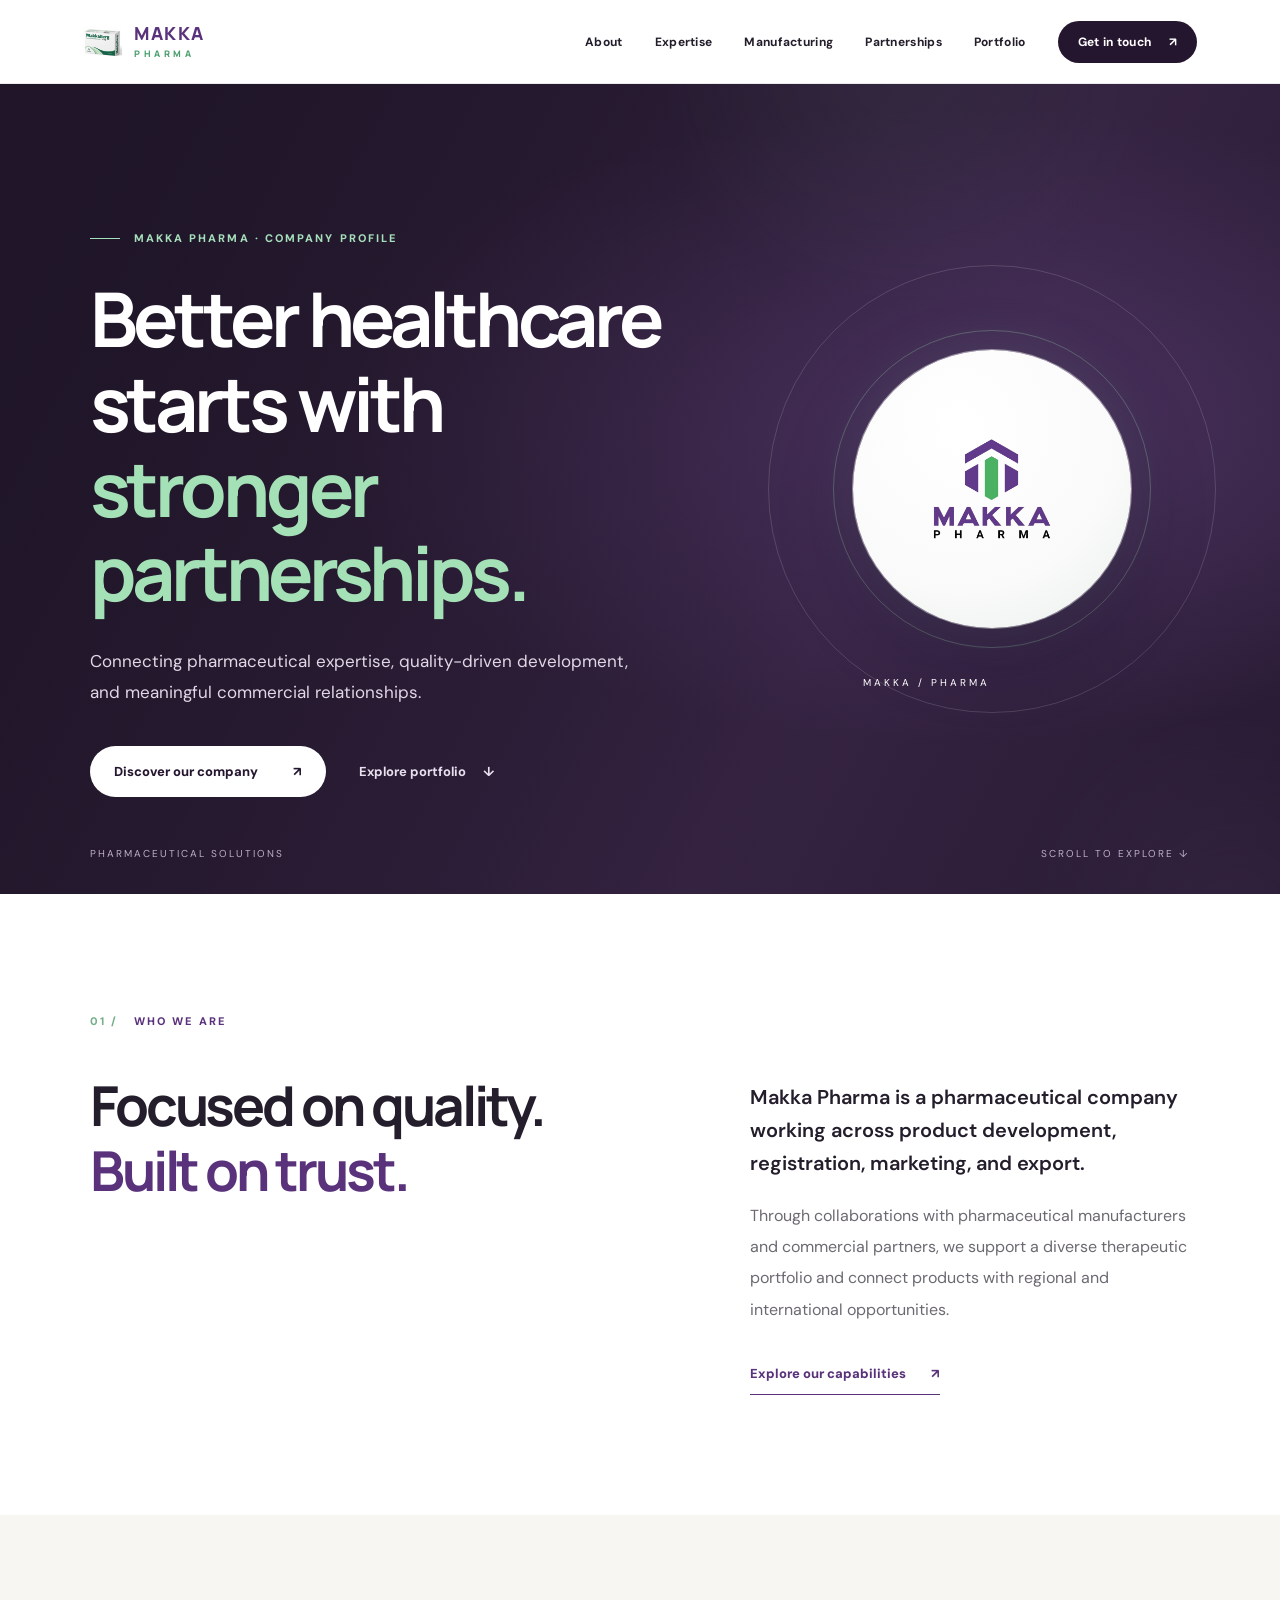
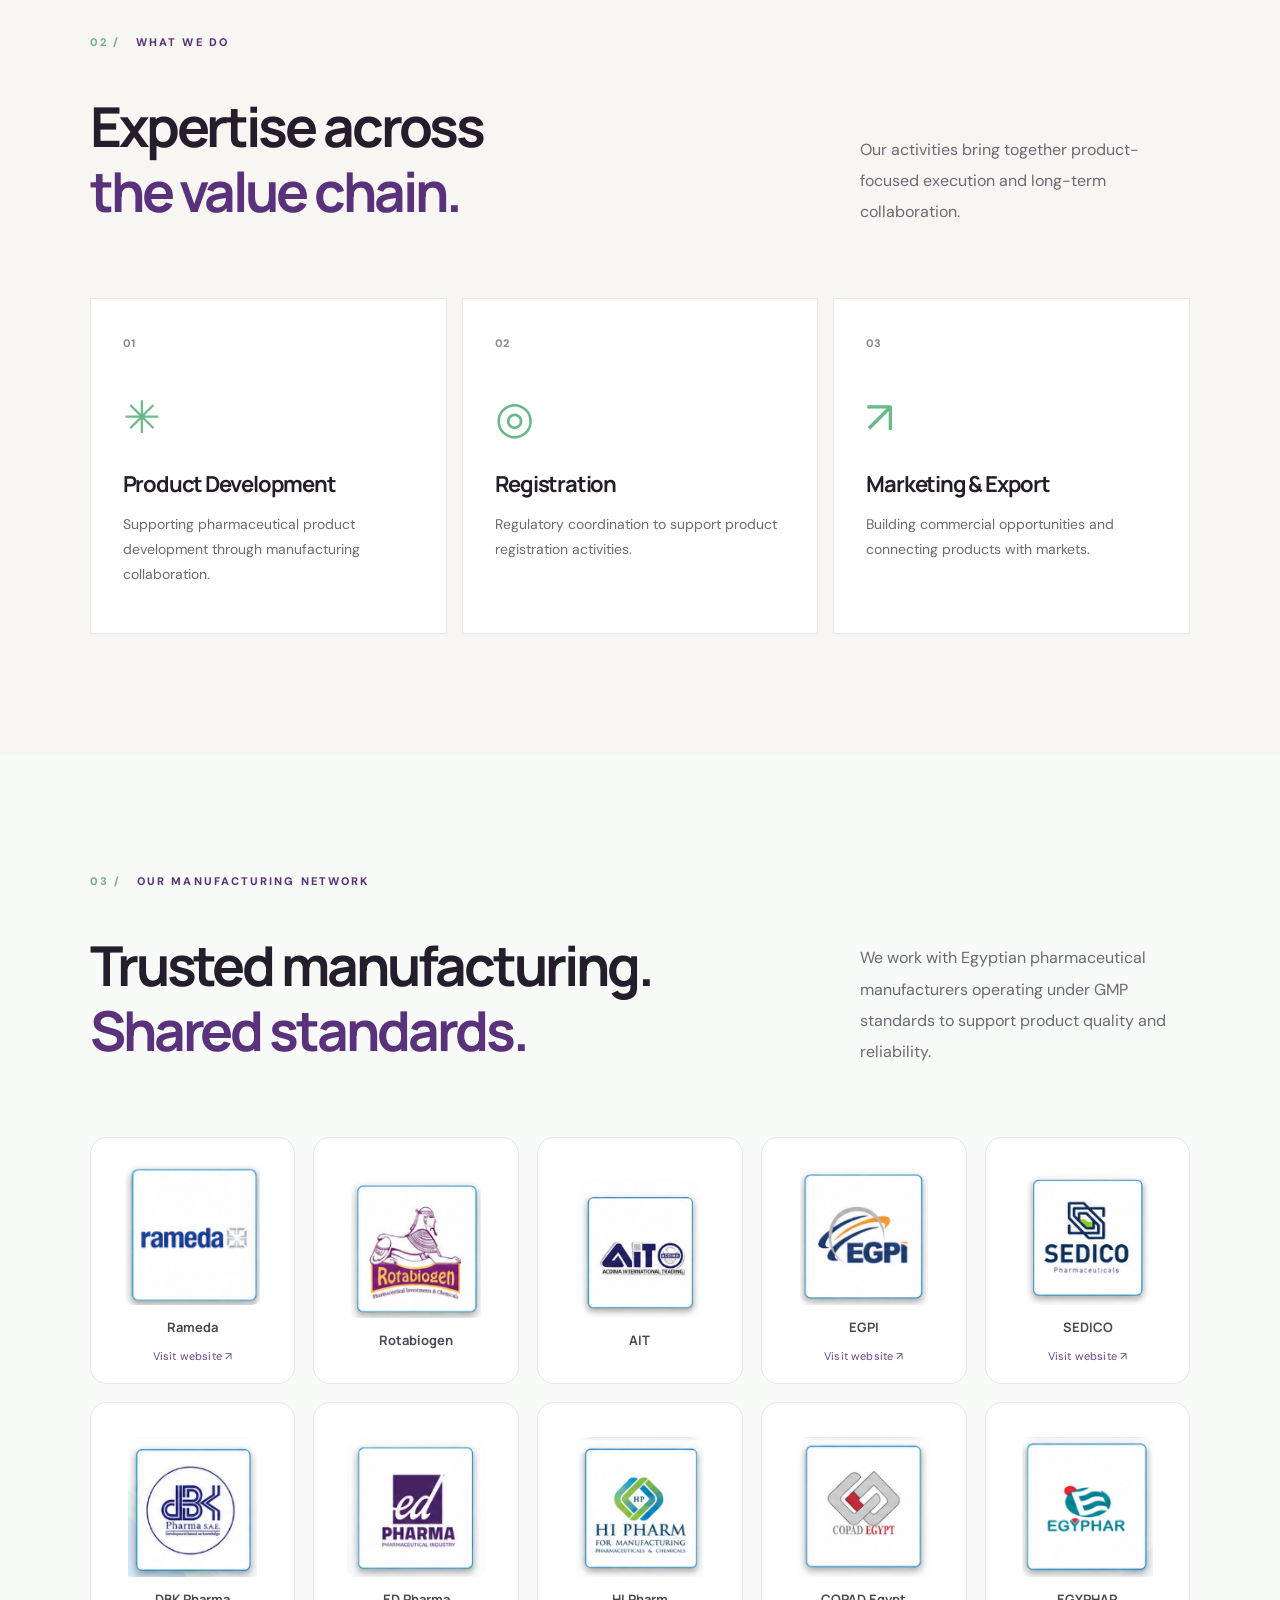
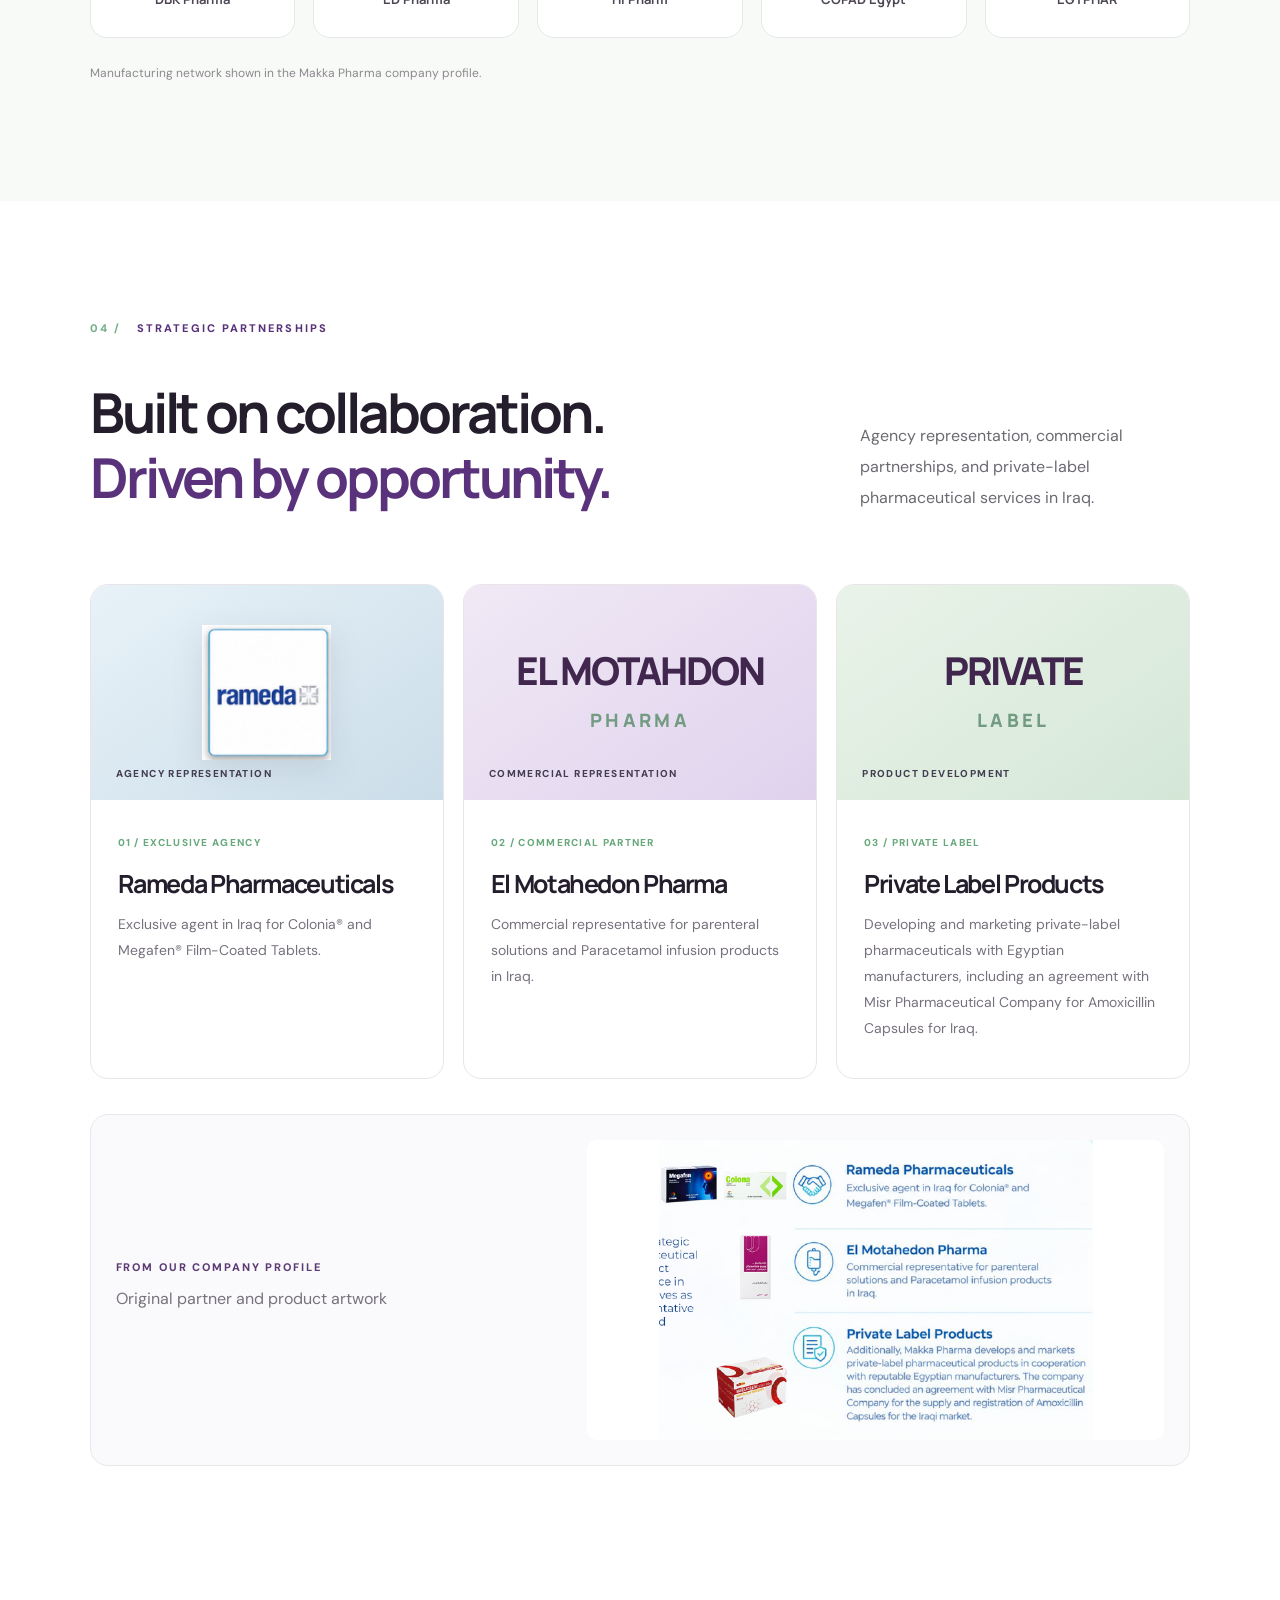
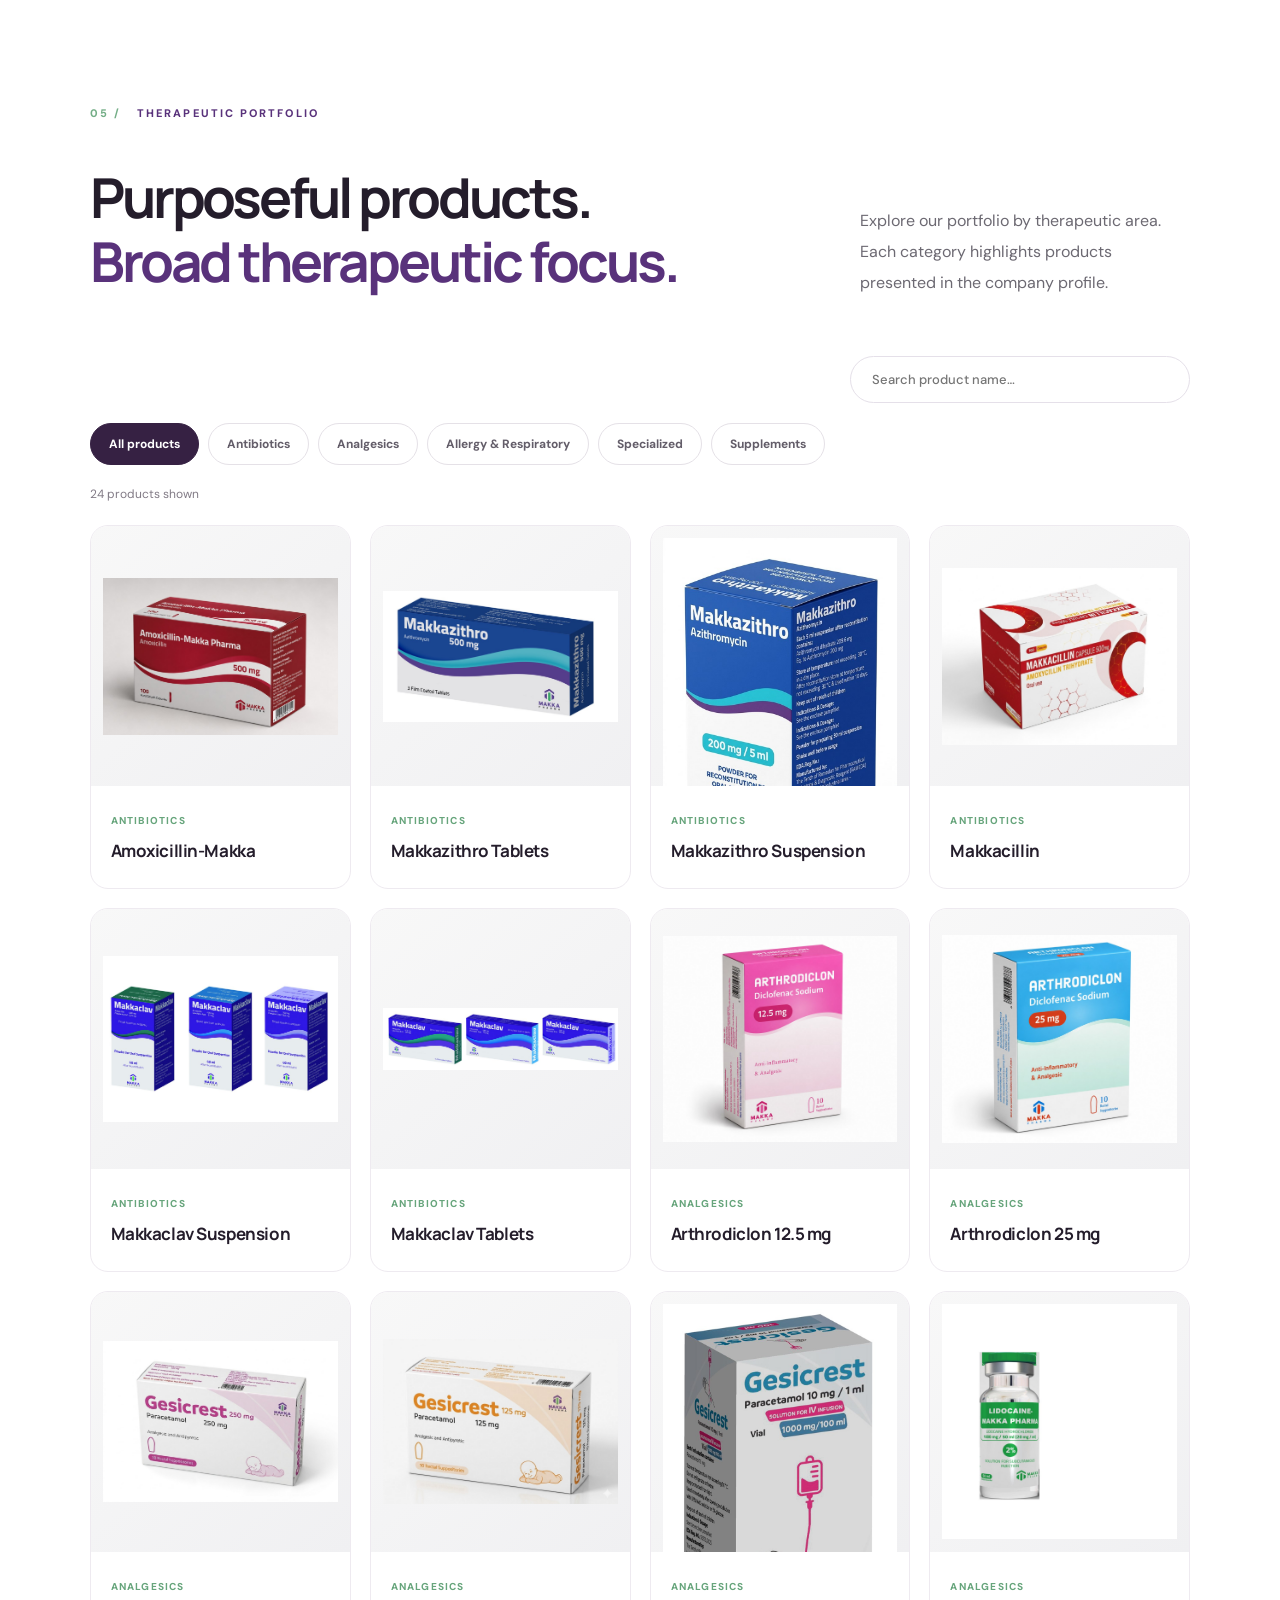
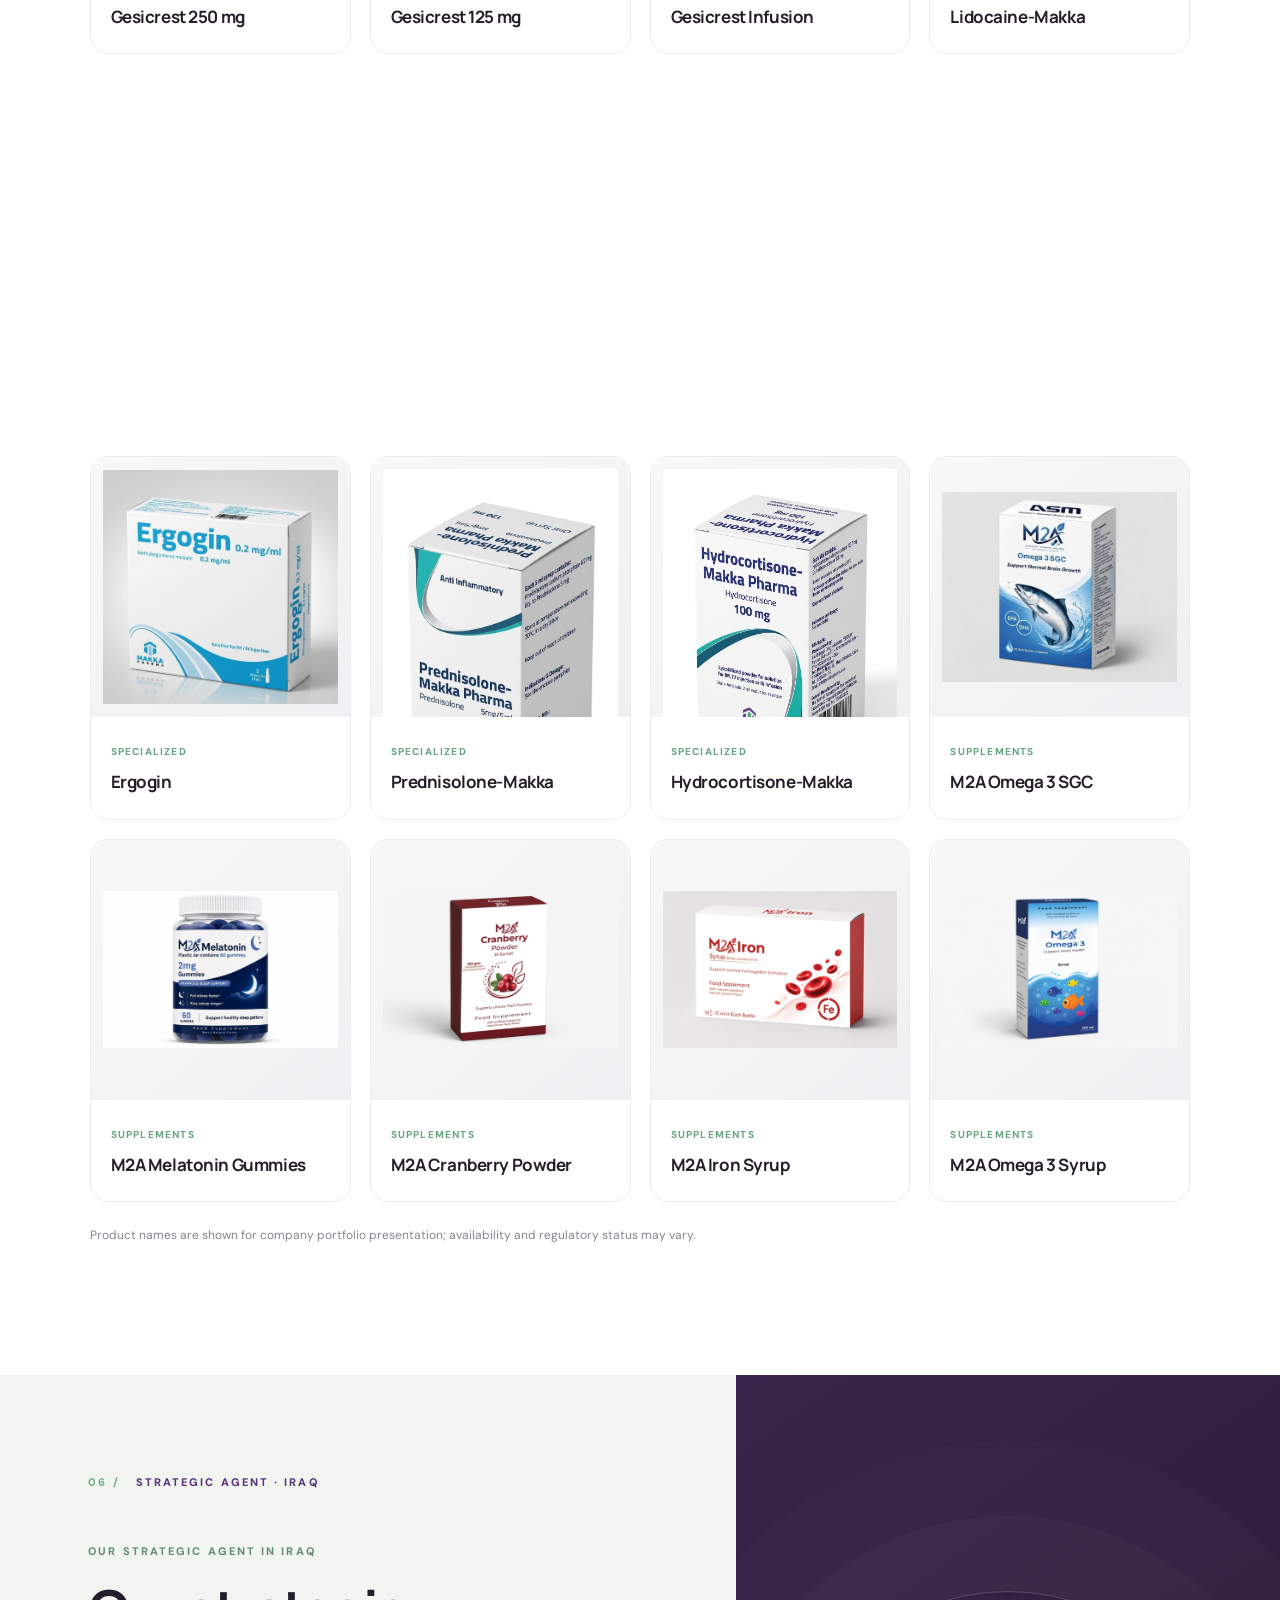
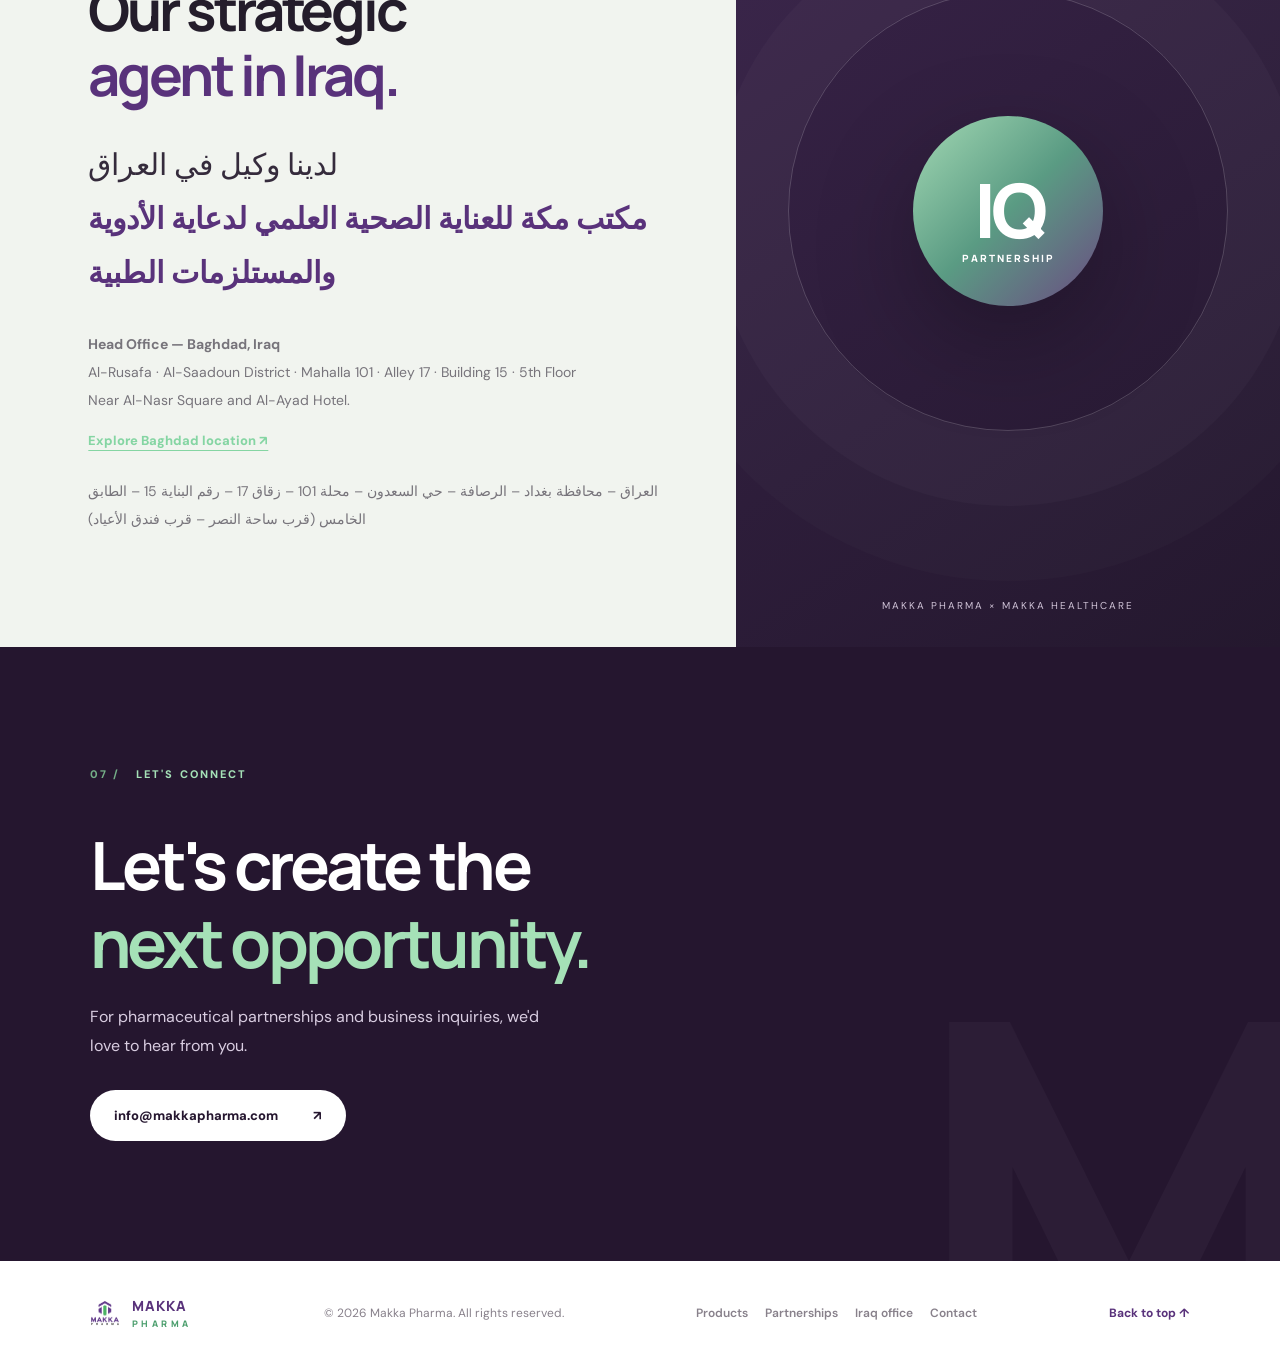
<file: index.html>
<!doctype html>
<html lang="en"><head><meta charset="utf-8"><meta name="viewport" content="width=device-width,initial-scale=1"><meta name="theme-color" content="#23182d"><meta name="description" content="Makka Pharma — pharmaceutical development, registration, marketing and strategic partnerships."><title>Makka Pharma — Healthcare Through Partnership</title><link rel="preconnect" href="https://fonts.googleapis.com"><link rel="preconnect" href="https://fonts.gstatic.com" crossorigin><link href="https://fonts.googleapis.com/css2?family=DM+Sans:wght@400;500;600;700&family=Manrope:wght@400;500;600;700;800&display=swap" rel="stylesheet"><link rel="stylesheet" href="styles.css"></head>
<body><header class="site-header"><a href="#home" class="brand" aria-label="Makka Pharma home"><img src="https://raw.githubusercontent.com/chatgpt372005-debug/makka-pharma/main/makka-logo-source.png.png" alt="Makka Pharma logo" onerror="this.onerror=null;this.src='Makka%20(1).png'"><span>MAKKA<small>PHARMA</small></span></a><button class="menu-toggle" aria-label="Open menu" aria-expanded="false"><span></span><span></span></button><nav id="navigation" aria-label="Main navigation"><a href="#about">About</a><a href="#expertise">Expertise</a><a href="#manufacturing">Manufacturing</a><a href="#partnerships">Partnerships</a><a href="#portfolio">Portfolio</a><a class="nav-contact" href="#contact">Get in touch <span>↗</span></a></nav></header>
<main><section class="hero" id="home"><div class="hero-grain"></div><div class="hero-ambient hero-ambient-one" aria-hidden="true"></div><div class="hero-ambient hero-ambient-two" aria-hidden="true"></div><div class="hero-content"><p class="kicker light-kicker"><span class="kicker-line"></span> MAKKA PHARMA · COMPANY PROFILE</p><h1>Better healthcare<br>starts with <em>stronger<br>partnerships.</em></h1><p class="hero-description">Connecting pharmaceutical expertise, quality-driven development, and meaningful commercial relationships.</p><div class="hero-actions"><a class="button button-white" href="#about">Discover our company <span>↗</span></a><a class="hero-secondary" href="#portfolio">Explore portfolio <span>↓</span></a></div></div><div class="hero-visual" aria-label="Makka Pharma brand mark"><div class="visual-ring ring-one"></div><div class="visual-ring ring-two"></div><div class="visual-core"><img src="makka-logo-source.png.png" alt="Makka Pharma logo"></div><span class="visual-tag">MAKKA / PHARMA</span></div><div class="hero-bottom"><span>PHARMACEUTICAL SOLUTIONS</span><span>SCROLL TO EXPLORE ↓</span></div></section>
<section class="section intro reveal" id="about"><div class="section-label"><span class="index">01 /</span><span>WHO WE ARE</span></div><div class="intro-grid"><h2>Focused on quality.<br><em>Built on trust.</em></h2><div class="intro-copy"><p class="lead">Makka Pharma is a pharmaceutical company working across product development, registration, marketing, and export.</p><p>Through collaborations with pharmaceutical manufacturers and commercial partners, we support a diverse therapeutic portfolio and connect products with regional and international opportunities.</p><a class="inline-link" href="#expertise">Explore our capabilities <span>↗</span></a></div></div></section>
<section class="section expertise-section" id="expertise"><div class="section-label reveal"><span class="index">02 /</span><span>WHAT WE DO</span></div><div class="section-heading reveal"><h2>Expertise across<br><em>the value chain.</em></h2><p>Our activities bring together product-focused execution and long-term collaboration.</p></div><div class="capability-grid"><article class="capability reveal"><span class="cap-num">01</span><div class="cap-symbol">✳</div><h3>Product Development</h3><p>Supporting pharmaceutical product development through manufacturing collaboration.</p></article><article class="capability reveal"><span class="cap-num">02</span><div class="cap-symbol">◎</div><h3>Registration</h3><p>Regulatory coordination to support product registration activities.</p></article><article class="capability reveal"><span class="cap-num">03</span><div class="cap-symbol">↗</div><h3>Marketing & Export</h3><p>Building commercial opportunities and connecting products with markets.</p></article></div></section>
<section class="section manufacturing-section" id="manufacturing"><div class="section-label reveal"><span class="index">03 /</span><span>OUR MANUFACTURING NETWORK</span></div><div class="section-heading reveal"><h2>Trusted manufacturing.<br><em>Shared standards.</em></h2><p>We work with Egyptian pharmaceutical manufacturers operating under GMP standards to support product quality and reliability.</p></div><div class="manufacturer-grid"><a class="manufacturer-card reveal manufacturer-linked" href="https://ramedapharma.com/" target="_blank" rel="noopener noreferrer" aria-label="Visit Rameda official website"><div class="manufacturer-logo logo-0" role="img" aria-label="Rameda logo"><img src="rameda.png" alt="Rameda logo" loading="lazy" onerror="this.style.display='none'"></div><strong>Rameda</strong><span class="manufacturer-visit">Visit website ↗</span></a><div class="manufacturer-card reveal"><div class="manufacturer-logo logo-1" role="img" aria-label="Rotabiogen logo"><img src="rotabiogen.png" alt="Rotabiogen logo" loading="lazy" onerror="this.style.display='none'"></div><strong>Rotabiogen</strong></div><div class="manufacturer-card reveal"><div class="manufacturer-logo logo-2" role="img" aria-label="AIT logo"><img src="ait.png" alt="AIT logo" loading="lazy" onerror="this.style.display='none'"></div><strong>AIT</strong></div><a class="manufacturer-card reveal manufacturer-linked" href="https://www.egpi.cloud/" target="_blank" rel="noopener noreferrer" aria-label="Visit EGPI official website"><div class="manufacturer-logo logo-3" role="img" aria-label="EGPI logo"><img src="egpi.png" alt="EGPI logo" loading="lazy" onerror="this.style.display='none'"></div><strong>EGPI</strong><span class="manufacturer-visit">Visit website ↗</span></a><a class="manufacturer-card reveal manufacturer-linked" href="https://www.sedicopharma.com/" target="_blank" rel="noopener noreferrer" aria-label="Visit SEDICO official website"><div class="manufacturer-logo logo-4" role="img" aria-label="SEDICO logo"><img src="sedico.png" alt="SEDICO logo" loading="lazy" onerror="this.style.display='none'"></div><strong>SEDICO</strong><span class="manufacturer-visit">Visit website ↗</span></a><div class="manufacturer-card reveal"><div class="manufacturer-logo logo-5" role="img" aria-label="DBK Pharma logo"><img src="dbk-pharma.png" alt="DBK Pharma logo" loading="lazy" onerror="this.style.display='none'"></div><strong>DBK Pharma</strong></div><div class="manufacturer-card reveal"><div class="manufacturer-logo logo-6" role="img" aria-label="ED Pharma logo"><img src="ed-pharma.png" alt="ED Pharma logo" loading="lazy" onerror="this.style.display='none'"></div><strong>ED Pharma</strong></div><div class="manufacturer-card reveal"><div class="manufacturer-logo logo-7" role="img" aria-label="HI Pharm logo"><img src="hi-pharm.png" alt="HI Pharm logo" loading="lazy" onerror="this.style.display='none'"></div><strong>HI Pharm</strong></div><div class="manufacturer-card reveal"><div class="manufacturer-logo logo-8" role="img" aria-label="COPAD Egypt logo"><img src="copad-egypt.png" alt="COPAD Egypt logo" loading="lazy" onerror="this.style.display='none'"></div><strong>COPAD Egypt</strong></div><div class="manufacturer-card reveal"><div class="manufacturer-logo logo-9" role="img" aria-label="EGYPHAR logo"><img src="egyphar.png" alt="EGYPHAR logo" loading="lazy" onerror="this.style.display='none'"></div><strong>EGYPHAR</strong></div></div><p class="manufacturing-footnote">Manufacturing network shown in the Makka Pharma company profile.</p></section><section class="section partnership-premium" id="partnerships"><div class="section-label reveal"><span class="index">04 /</span><span>STRATEGIC PARTNERSHIPS</span></div><div class="section-heading reveal"><h2>Built on collaboration.<br><em>Driven by opportunity.</em></h2><p>Agency representation, commercial partnerships, and private-label pharmaceutical services in Iraq.</p></div><div class="partnership-cards"><article class="partnership-card reveal"><div class="partnership-card-visual visual-rameda"><img class="partner-brand-image" src="rameda.png" alt="Rameda Pharmaceuticals logo" loading="lazy"><span class="partner-visual-tag">AGENCY REPRESENTATION</span></div><div class="partnership-card-body"><span class="partner-counter">01 / EXCLUSIVE AGENCY</span><h3>Rameda Pharmaceuticals</h3><p>Exclusive agent in Iraq for Colonia® and Megafen® Film-Coated Tablets.</p></div></article><article class="partnership-card reveal"><div class="partnership-card-visual visual-motahedon"><span class="partner-wordmark">EL MOTAHDON<br><small>PHARMA</small></span><span class="partner-visual-tag">COMMERCIAL REPRESENTATION</span></div><div class="partnership-card-body"><span class="partner-counter">02 / COMMERCIAL PARTNER</span><h3>El Motahedon Pharma</h3><p>Commercial representative for parenteral solutions and Paracetamol infusion products in Iraq.</p></div></article><article class="partnership-card reveal"><div class="partnership-card-visual visual-private"><span class="partner-wordmark">PRIVATE<br><small>LABEL</small></span><span class="partner-visual-tag">PRODUCT DEVELOPMENT</span></div><div class="partnership-card-body"><span class="partner-counter">03 / PRIVATE LABEL</span><h3>Private Label Products</h3><p>Developing and marketing private-label pharmaceuticals with Egyptian manufacturers, including an agreement with Misr Pharmaceutical Company for Amoxicillin Capsules for Iraq.</p></div></article></div><div class="partnership-source reveal"><div><span>FROM OUR COMPANY PROFILE</span><p>Original partner and product artwork</p></div><img src="partnerships.png" alt="Makka Pharma partnership products and company logos" loading="lazy"></div></section><section class="section portfolio-section" id="portfolio"><div class="section-label reveal"><span class="index">05 /</span><span>THERAPEUTIC PORTFOLIO</span></div><div class="section-heading reveal"><h2>Purposeful products.<br><em>Broad therapeutic focus.</em></h2><p>Explore our portfolio by therapeutic area. Each category highlights products presented in the company profile.</p></div><div class="portfolio-toolbar"><label class="portfolio-search-label" for="product-search">Search products</label><input id="product-search" class="portfolio-search" type="search" placeholder="Search product name…" autocomplete="off" aria-label="Search products"></div><div class="product-filters" role="group" aria-label="Filter products"><button class="product-filter active" type="button" data-filter="All products" aria-pressed="true">All products</button><button class="product-filter" type="button" data-filter="Antibiotics" aria-pressed="false">Antibiotics</button><button class="product-filter" type="button" data-filter="Analgesics" aria-pressed="false">Analgesics</button><button class="product-filter" type="button" data-filter="Allergy & Respiratory" aria-pressed="false">Allergy & Respiratory</button><button class="product-filter" type="button" data-filter="Specialized" aria-pressed="false">Specialized</button><button class="product-filter" type="button" data-filter="Supplements" aria-pressed="false">Supplements</button></div><p class="portfolio-count" id="portfolio-count" aria-live="polite"></p><div class="product-showcase-grid"><article class="product-showcase-card reveal" data-category="Antibiotics"><div class="product-photo"><img src="amoxicillin-makka.jpg" alt="Amoxicillin-Makka product packaging" loading="lazy" onerror="this.closest('.product-showcase-card').classList.add('image-pending')"></div><div class="product-caption"><span>Antibiotics</span><h3>Amoxicillin-Makka</h3></div></article><article class="product-showcase-card reveal" data-category="Antibiotics"><div class="product-photo"><img src="makkazithro-tablets.jpg" alt="Makkazithro Tablets product packaging" loading="lazy" onerror="this.closest('.product-showcase-card').classList.add('image-pending')"></div><div class="product-caption"><span>Antibiotics</span><h3>Makkazithro Tablets</h3></div></article><article class="product-showcase-card reveal" data-category="Antibiotics"><div class="product-photo"><img src="makkazithro-suspension.jpg" alt="Makkazithro Suspension product packaging" loading="lazy" onerror="this.closest('.product-showcase-card').classList.add('image-pending')"></div><div class="product-caption"><span>Antibiotics</span><h3>Makkazithro Suspension</h3></div></article><article class="product-showcase-card reveal" data-category="Antibiotics"><div class="product-photo"><img src="makkacillin.jpg" alt="Makkacillin product packaging" loading="lazy" onerror="this.closest('.product-showcase-card').classList.add('image-pending')"></div><div class="product-caption"><span>Antibiotics</span><h3>Makkacillin</h3></div></article><article class="product-showcase-card reveal" data-category="Antibiotics"><div class="product-photo"><img src="makkaclav-suspension.jpg" alt="Makkaclav Suspension product packaging" loading="lazy" onerror="this.closest('.product-showcase-card').classList.add('image-pending')"></div><div class="product-caption"><span>Antibiotics</span><h3>Makkaclav Suspension</h3></div></article><article class="product-showcase-card reveal" data-category="Antibiotics"><div class="product-photo"><img src="makkaclav-tablets.jpg" alt="Makkaclav Tablets product packaging" loading="lazy" onerror="this.closest('.product-showcase-card').classList.add('image-pending')"></div><div class="product-caption"><span>Antibiotics</span><h3>Makkaclav Tablets</h3></div></article><article class="product-showcase-card reveal" data-category="Analgesics"><div class="product-photo"><img src="arthrodiclon-12-5.jpg" alt="Arthrodiclon 12.5 mg product packaging" loading="lazy" onerror="this.closest('.product-showcase-card').classList.add('image-pending')"></div><div class="product-caption"><span>Analgesics</span><h3>Arthrodiclon 12.5 mg</h3></div></article><article class="product-showcase-card reveal" data-category="Analgesics"><div class="product-photo"><img src="arthrodiclon-25.jpg" alt="Arthrodiclon 25 mg product packaging" loading="lazy" onerror="this.closest('.product-showcase-card').classList.add('image-pending')"></div><div class="product-caption"><span>Analgesics</span><h3>Arthrodiclon 25 mg</h3></div></article><article class="product-showcase-card reveal" data-category="Analgesics"><div class="product-photo"><img src="gesicrest-250.jpg" alt="Gesicrest 250 mg product packaging" loading="lazy" onerror="this.closest('.product-showcase-card').classList.add('image-pending')"></div><div class="product-caption"><span>Analgesics</span><h3>Gesicrest 250 mg</h3></div></article><article class="product-showcase-card reveal" data-category="Analgesics"><div class="product-photo"><img src="gesicrest-125.jpg" alt="Gesicrest 125 mg product packaging" loading="lazy" onerror="this.closest('.product-showcase-card').classList.add('image-pending')"></div><div class="product-caption"><span>Analgesics</span><h3>Gesicrest 125 mg</h3></div></article><article class="product-showcase-card reveal" data-category="Analgesics"><div class="product-photo"><img src="gesicrest-infusion.jpg" alt="Gesicrest Infusion product packaging" loading="lazy" onerror="this.closest('.product-showcase-card').classList.add('image-pending')"></div><div class="product-caption"><span>Analgesics</span><h3>Gesicrest Infusion</h3></div></article><article class="product-showcase-card reveal" data-category="Analgesics"><div class="product-photo"><img src="lidocaine.jpg" alt="Lidocaine-Makka product packaging" loading="lazy" onerror="this.closest('.product-showcase-card').classList.add('image-pending')"></div><div class="product-caption"><span>Analgesics</span><h3>Lidocaine-Makka</h3></div></article><article class="product-showcase-card reveal" data-category="Allergy & Respiratory"><div class="product-photo"><img src="makkallerg-syrup.jpg" alt="Makkallerg Syrup product packaging" loading="lazy" onerror="this.closest('.product-showcase-card').classList.add('image-pending')"></div><div class="product-caption"><span>Allergy & Respiratory</span><h3>Makkallerg Syrup</h3></div></article><article class="product-showcase-card reveal" data-category="Allergy & Respiratory"><div class="product-photo"><img src="makkallerg-tablets.jpg" alt="Makkallerg Tablets product packaging" loading="lazy" onerror="this.closest('.product-showcase-card').classList.add('image-pending')"></div><div class="product-caption"><span>Allergy & Respiratory</span><h3>Makkallerg Tablets</h3></div></article><article class="product-showcase-card reveal" data-category="Allergy & Respiratory"><div class="product-photo"><img src="apinadone.jpg" alt="Apinadone product packaging" loading="lazy" onerror="this.closest('.product-showcase-card').classList.add('image-pending')"></div><div class="product-caption"><span>Allergy & Respiratory</span><h3>Apinadone</h3></div></article><article class="product-showcase-card reveal" data-category="Allergy & Respiratory"><div class="product-photo"><img src="circlizine.jpg" alt="Circlizine product packaging" loading="lazy" onerror="this.closest('.product-showcase-card').classList.add('image-pending')"></div><div class="product-caption"><span>Allergy & Respiratory</span><h3>Circlizine</h3></div></article><article class="product-showcase-card reveal" data-category="Specialized"><div class="product-photo"><img src="ergogin.jpg" alt="Ergogin product packaging" loading="lazy" onerror="this.closest('.product-showcase-card').classList.add('image-pending')"></div><div class="product-caption"><span>Specialized</span><h3>Ergogin</h3></div></article><article class="product-showcase-card reveal" data-category="Specialized"><div class="product-photo"><img src="prednisolone.jpg" alt="Prednisolone-Makka product packaging" loading="lazy" onerror="this.closest('.product-showcase-card').classList.add('image-pending')"></div><div class="product-caption"><span>Specialized</span><h3>Prednisolone-Makka</h3></div></article><article class="product-showcase-card reveal" data-category="Specialized"><div class="product-photo"><img src="hydrocortisone.jpg" alt="Hydrocortisone-Makka product packaging" loading="lazy" onerror="this.closest('.product-showcase-card').classList.add('image-pending')"></div><div class="product-caption"><span>Specialized</span><h3>Hydrocortisone-Makka</h3></div></article><article class="product-showcase-card reveal" data-category="Supplements"><div class="product-photo"><img src="omega-3-sgc.jpg" alt="M2A Omega 3 SGC product packaging" loading="lazy" onerror="this.closest('.product-showcase-card').classList.add('image-pending')"></div><div class="product-caption"><span>Supplements</span><h3>M2A Omega 3 SGC</h3></div></article><article class="product-showcase-card reveal" data-category="Supplements"><div class="product-photo"><img src="melatonin-gummies.jpg" alt="M2A Melatonin Gummies product packaging" loading="lazy" onerror="this.closest('.product-showcase-card').classList.add('image-pending')"></div><div class="product-caption"><span>Supplements</span><h3>M2A Melatonin Gummies</h3></div></article><article class="product-showcase-card reveal" data-category="Supplements"><div class="product-photo"><img src="cranberry-powder.jpg" alt="M2A Cranberry Powder product packaging" loading="lazy" onerror="this.closest('.product-showcase-card').classList.add('image-pending')"></div><div class="product-caption"><span>Supplements</span><h3>M2A Cranberry Powder</h3></div></article><article class="product-showcase-card reveal" data-category="Supplements"><div class="product-photo"><img src="iron-syrup.jpg" alt="M2A Iron Syrup product packaging" loading="lazy" onerror="this.closest('.product-showcase-card').classList.add('image-pending')"></div><div class="product-caption"><span>Supplements</span><h3>M2A Iron Syrup</h3></div></article><article class="product-showcase-card reveal" data-category="Supplements"><div class="product-photo"><img src="omega-3-syrup.jpg" alt="M2A Omega 3 Syrup product packaging" loading="lazy" onerror="this.closest('.product-showcase-card').classList.add('image-pending')"></div><div class="product-caption"><span>Supplements</span><h3>M2A Omega 3 Syrup</h3></div></article></div><p class="portfolio-note reveal">Product names are shown for company portfolio presentation; availability and regulatory status may vary.</p></section>
<section class="iraq-feature" id="iraq-agent"><div class="iraq-feature-copy reveal"><div class="section-label"><span class="index">06 /</span><span>STRATEGIC AGENT · IRAQ</span></div><p class="iraq-feature-overline">OUR STRATEGIC AGENT IN IRAQ</p><h2>Our strategic<br><em>agent in Iraq.</em></h2><p class="iraq-arabic" lang="ar" dir="rtl">لدينا وكيل في العراق<br><strong>مكتب مكة للعناية الصحية العلمي لدعاية الأدوية والمستلزمات الطبية</strong></p><p class="iraq-feature-caption"><strong>Head Office — Baghdad, Iraq</strong><br>Al-Rusafa · Al-Saadoun District · Mahalla 101 · Alley 17 · Building 15 · 5th Floor<br>Near Al-Nasr Square and Al-Ayad Hotel.<br><a class="iraq-map-link" href="https://www.google.com/maps/search/?api=1&query=Al+Saadoun+Street+Al+Nasr+Square+Baghdad+Iraq" target="_blank" rel="noopener noreferrer">Explore Baghdad location ↗</a><br><span lang="ar" dir="rtl">العراق – محافظة بغداد – الرصافة – حي السعدون – محلة 101 – زقاق 17 – رقم البناية 15 – الطابق الخامس (قرب ساحة النصر – قرب فندق الأعياد)</span></p></div><div class="iraq-feature-graphic" aria-hidden="true"><div class="iraq-halo"></div><div class="iraq-emblem">IQ<span>PARTNERSHIP</span></div><span class="iraq-graphic-caption">MAKKA PHARMA × MAKKA HEALTHCARE</span></div></section><section class="contact-section" id="contact"><div class="contact-inner reveal"><div class="section-label"><span class="index">07 /</span><span>LET'S CONNECT</span></div><h2>Let's create the<br><em>next opportunity.</em></h2><p>For pharmaceutical partnerships and business inquiries, we'd love to hear from you.</p><a class="button button-white" href="mailto:info@makkapharma.com">info@makkapharma.com <span>↗</span></a></div><div class="contact-decoration" aria-hidden="true">M</div></section></main><dialog id="product-dialog" class="product-dialog" aria-label="Product details"><button type="button" class="product-dialog-close" aria-label="Close product details">×</button><div class="product-dialog-body"><div class="product-dialog-photo"><img id="product-dialog-image" alt=""></div><div class="product-dialog-copy"><span id="product-dialog-category"></span><h2 id="product-dialog-title"></h2><p>Product packaging shown for portfolio reference. For product specifications and availability, please contact Makka Pharma.</p><a class="button button-dark" id="product-dialog-contact" href="mailto:info@makkapharma.com">Inquire about this product ↗</a></div></div></dialog>
<footer><a class="brand footer-brand" href="#home"><img src="makka-logo-source.png.png" alt=""><span>MAKKA<small>PHARMA</small></span></a><span>© <span id="year"></span> Makka Pharma. All rights reserved.</span><nav class="footer-links" aria-label="Footer navigation"><a href="#portfolio">Products</a><a href="#partnerships">Partnerships</a><a href="#iraq-agent">Iraq office</a><a href="mailto:info@makkapharma.com">Contact</a></nav><a href="#home" class="back-top">Back to top ↑</a></footer><script src="script.js"></script><script src="dynamic-content.js"></script></body></html>
</file>
<file: styles.css>
:root{--ink:#241d2b;--purple:#59327b;--deep:#25162f;--green:#6bb88b;--muted:#6c6972;--cream:#f7f6f3}*{box-sizing:border-box}html{scroll-behavior:smooth;scroll-padding-top:85px}body{margin:0;background:#fff;color:var(--ink);font-family:'DM Sans',sans-serif;-webkit-font-smoothing:antialiased}a{text-decoration:none;color:inherit}button{font:inherit}h1,h2,h3,p{margin-top:0}h1,h2,h3{font-family:Manrope,sans-serif;letter-spacing:-.055em}em{font-style:normal;color:var(--purple)}.site-header{height:84px;display:flex;justify-content:space-between;align-items:center;padding:0 6.5%;background:rgba(255,255,255,.93);backdrop-filter:blur(18px);border-bottom:1px solid #ece9ed;position:sticky;top:0;z-index:50}.brand{display:flex;align-items:center;gap:12px;color:var(--purple);font:800 18px/1.1 Manrope,sans-serif;letter-spacing:.08em}.brand img{width:39px;height:48px;object-fit:contain}.brand small{display:block;color:#4b9e6d;letter-spacing:.39em;font-size:9px;margin-top:5px}.site-header nav{display:flex;align-items:center;gap:32px;font-size:12px;font-weight:700;letter-spacing:.025em}.site-header nav a{transition:color .3s}.site-header nav a:hover{color:var(--green)}.site-header .nav-contact{padding:13px 20px;border-radius:100px;background:var(--deep);color:white}.nav-contact span{margin-left:14px}.menu-toggle{display:none}.hero{position:relative;min-height:760px;background:radial-gradient(ellipse at 88% 40%,#513366 0%,transparent 48%),linear-gradient(115deg,#25162f 15%,#352040 75%,#24182d);color:#fff;overflow:hidden;padding:120px 7% 70px;display:flex;align-items:center}.hero-grain{position:absolute;inset:0;opacity:.15;background-image:radial-gradient(#fff 0.6px,transparent .6px);background-size:12px 12px;pointer-events:none}.hero-content{z-index:2;max-width:850px}.kicker,.section-label,.micro-label{font-size:11px;font-weight:800;letter-spacing:.19em}.kicker{display:flex;align-items:center;gap:14px;margin-bottom:32px;color:var(--green)}.light-kicker{color:#a6dfbb}.kicker-line{width:30px;height:1px;background:currentColor}.hero h1{font-size:clamp(50px,5.9vw,91px);line-height:1.12;font-weight:700;margin:0 0 30px}.hero h1 em{color:#a5e1b7}.hero-description{color:#e0d8e6;font-size:17px;line-height:1.85;max-width:540px}.hero-actions{display:flex;align-items:center;gap:33px;margin-top:37px}.button{display:inline-flex;align-items:center;justify-content:space-between;gap:35px;border-radius:100px;padding:17px 24px;font-size:13px;font-weight:800;transition:transform .45s cubic-bezier(.2,.8,.2,1),background .35s,box-shadow .35s}.button:hover{transform:translateY(-4px);box-shadow:0 18px 30px #0002}.button-white{background:white;color:var(--deep)}.button-white:hover{background:#e5f6e9}.hero-secondary{font-size:13px;font-weight:700;color:#e9e0ef}.hero-secondary span{margin-left:14px}.hero-visual{position:absolute;width:550px;height:550px;right:-90px;top:16%;opacity:.83;pointer-events:none}.visual-ring{position:absolute;border:1px solid #ffffff25;border-radius:50%;inset:0}.ring-two{inset:65px;border-color:#a5e1b748}.visual-core{position:absolute;inset:145px;display:grid;place-items:center;border-radius:50%;background:linear-gradient(140deg,#75bb91,#4d7d75 55%,#61417a);box-shadow:0 35px 110px #12101e60}.visual-core span{font:800 145px Manrope;color:#fff8}.visual-tag{position:absolute;bottom:24px;left:95px;letter-spacing:.3em;font-size:10px}.hero-bottom{position:absolute;bottom:34px;left:7%;right:7%;display:flex;justify-content:space-between;font-size:10px;letter-spacing:.2em;color:#bdb0c6}.section{padding:120px 7%}.section-label{display:flex;align-items:center;gap:16px;color:var(--purple);margin-bottom:45px}.section-label .index{color:#74ae87}.intro-grid{display:grid;grid-template-columns:1.1fr .9fr;gap:11%}.intro h2,.section-heading h2,.partner-section h2,.contact-section h2{font-size:clamp(38px,4.3vw,67px);line-height:1.18;margin-bottom:20px}.intro-copy{padding-top:8px}.intro-copy p,.section-heading p,.partner-content>p{line-height:1.95;color:var(--muted);font-size:16px}.intro-copy .lead{font-size:20px;font-weight:600;color:var(--ink);line-height:1.65}.inline-link{display:inline-flex;gap:25px;margin-top:24px;padding-bottom:12px;border-bottom:1px solid var(--purple);font-size:13px;font-weight:800;color:var(--purple)}.expertise-section{background:var(--cream)}.section-heading{display:flex;align-items:end;justify-content:space-between;gap:60px;margin-bottom:54px}.section-heading p{max-width:330px}.capability-grid{display:grid;grid-template-columns:repeat(3,1fr);gap:15px}.capability{background:#fff;border:1px solid #ebe7e9;min-height:320px;padding:32px;position:relative;transition:transform .5s cubic-bezier(.2,.8,.2,1),box-shadow .5s}.capability:hover{transform:translateY(-8px);box-shadow:0 25px 55px #2a1a3010}.cap-num{font-size:11px;color:#8c8890;font-weight:800}.cap-symbol{font-size:45px;color:var(--green);margin:36px 0 22px}.capability h3{font-size:22px;margin-bottom:13px}.capability p{font-size:14px;color:var(--muted);line-height:1.8}.partner-section{display:grid;grid-template-columns:1.15fr .85fr;min-height:650px;background:#eaf1eb;overflow:hidden}.partner-content{padding:110px 9% 110px 12%}.partner-content>p{max-width:500px}.iraq-partner{display:flex;align-items:center;gap:22px;margin-top:55px;border-top:1px solid #c9d9ce;padding-top:32px}.partner-icon{width:67px;height:67px;border:1px solid #83b497;border-radius:50%;display:grid;place-items:center;font:800 18px Manrope;color:var(--purple);flex:none}.micro-label{color:#578e69;font-size:10px}.iraq-partner h3{font-size:23px;margin:8px 0 6px}.iraq-partner p{font-size:16px;margin:0;color:#5d6860}.partner-art{background:#4b2e61;position:relative;overflow:hidden;display:grid;place-items:center}.art-circle{position:absolute;border-radius:50%;border:1px solid #ffffff32;width:540px;height:540px}.art-a{left:8%;top:12%}.art-b{width:320px;height:320px;left:30%;top:30%;border-color:#b7e3c066}.art-stroke{width:180px;height:180px;border-radius:50%;background:linear-gradient(135deg,#8bd6a3,#4c7c72 60%,#705189);box-shadow:0 30px 90px #20132b88}.partner-art span{position:absolute;bottom:50px;left:45px;color:#d5c9df;font-size:10px;line-height:1.8;letter-spacing:.22em}.portfolio-section{background:#fff}.portfolio-list{border-top:1px solid #ddd9df}.portfolio-row{display:grid;grid-template-columns:65px 1fr 95px;align-items:center;gap:25px;border-bottom:1px solid #e4e0e5;padding:30px 8px;transition:background .35s,padding .35s}.portfolio-row:hover{background:#faf8fb;padding-left:22px}.portfolio-num{color:#69a67b;font-size:12px;font-weight:800}.portfolio-title h3{font-size:clamp(20px,2.2vw,31px);margin:0 0 10px}.portfolio-title p{color:var(--muted);font-size:13px;line-height:1.8;margin:0}.portfolio-mark{justify-self:end;width:65px;height:65px;border:1px solid #e6dfe9;border-radius:50%;display:grid;place-items:center;color:#8a709e;font:700 18px Manrope}.portfolio-mark span{font-size:11px}.portfolio-note{font-size:12px;color:#88838b;margin-top:25px}.contact-section{position:relative;background:var(--deep);color:white;overflow:hidden;padding:120px 7%}.contact-inner{position:relative;z-index:2}.contact-section .section-label{color:#a5e1b7}.contact-section h2{font-size:clamp(45px,5.2vw,78px)}.contact-section h2 em{color:#a5e1b7}.contact-section p{color:#d9cde1;max-width:470px;line-height:1.8;margin-bottom:30px}.contact-decoration{position:absolute;right:-5%;bottom:-180px;font:800 500px Manrope;color:#ffffff08;line-height:1}footer{padding:33px 7%;display:flex;align-items:center;justify-content:space-between;gap:25px;color:#88818b;font-size:12px}.footer-brand{font-size:14px}.footer-brand img{width:30px;height:38px}.back-top{font-weight:700;color:var(--purple)}.reveal{opacity:0;transform:translateY(30px);transition:opacity .9s cubic-bezier(.2,.8,.2,1),transform .9s cubic-bezier(.2,.8,.2,1)}.reveal.visible{opacity:1;transform:translateY(0)}@media(max-width:1000px){.hero-visual{opacity:.35;right:-220px}.partner-section{grid-template-columns:1fr}.partner-art{min-height:320px}.partner-content{padding:90px 7%}.intro-grid{gap:6%}}@media(max-width:760px){.site-header{height:72px;padding:0 6%}.menu-toggle{display:flex;flex-direction:column;justify-content:center;gap:6px;background:transparent;border:0;width:40px;height:40px}.menu-toggle span{height:2px;width:25px;background:var(--deep)}.site-header nav{display:none;position:absolute;top:72px;left:0;right:0;background:white;box-shadow:0 15px 25px #0001;padding:25px 7%;flex-direction:column;align-items:stretch;gap:22px}.site-header nav.open{display:flex}.hero{min-height:710px;padding:100px 7% 85px}.hero h1{font-size:clamp(43px,9vw,64px)}.hero-visual{right:-300px;top:25%}.hero-bottom{font-size:8px}.section{padding:85px 7%}.intro-grid,.capability-grid{grid-template-columns:1fr}.section-heading{display:block}.capability{min-height:250px}.cap-symbol{margin:20px 0}.portfolio-row{grid-template-columns:30px 1fr;gap:13px}.portfolio-mark{display:none}.portfolio-title h3{font-size:21px}.contact-section{padding:95px 7%}.contact-decoration{font-size:300px;bottom:-80px}footer{flex-wrap:wrap}.hero-actions{flex-wrap:wrap}}@media(prefers-reduced-motion:reduce){html{scroll-behavior:auto}*,*:before,*:after{animation:none!important;transition:none!important}.reveal{opacity:1;transform:none}}
/* Product image presentation: preserve full source artwork without clipping */
.portfolio-row{grid-template-columns:minmax(120px,185px) 42px minmax(0,1fr) 72px;gap:24px;padding:27px 10px}
.portfolio-image{height:142px;width:100%;display:grid;place-items:center;overflow:hidden;border:1px solid #ebe7ed;border-radius:14px;background:linear-gradient(145deg,#fff,#f8f6fa);padding:12px;transition:transform .55s cubic-bezier(.2,.8,.2,1),box-shadow .55s}
.portfolio-image img{display:block;width:100%;height:100%;object-fit:contain;object-position:center;filter:drop-shadow(0 9px 9px #261c2a12)}
.portfolio-row:hover .portfolio-image{transform:scale(1.025);box-shadow:0 15px 30px #261c2a12}
.iraq-feature{display:grid;grid-template-columns:1.15fr .85fr;min-height:570px;background:#f1f4ef;overflow:hidden}
.iraq-feature-copy{padding:100px 9% 100px 12%;align-self:center}
.iraq-feature .section-label{margin-bottom:55px}
.iraq-feature-overline{color:#648f72;letter-spacing:.19em;font-size:11px;font-weight:800;margin-bottom:20px}
.iraq-feature h2{font-size:clamp(40px,4.4vw,69px);line-height:1.15;margin-bottom:30px}
.iraq-arabic{font-size:clamp(20px,2.4vw,30px);line-height:1.8;text-align:left;color:#352b3c}
.iraq-arabic strong{color:#59327b}
.iraq-feature-caption{font-size:14px;line-height:1.8;color:#77747b;max-width:460px}
.iraq-feature-graphic{position:relative;display:grid;place-items:center;min-height:440px;background:linear-gradient(145deg,#3a244b,#24182e);overflow:hidden}
.iraq-halo{width:440px;height:440px;border:1px solid #ffffff30;border-radius:50%;position:absolute;box-shadow:0 0 0 75px #ffffff06,0 0 0 150px #ffffff04}
.iraq-emblem{width:190px;height:190px;border-radius:50%;display:flex;align-items:center;justify-content:center;flex-direction:column;background:linear-gradient(135deg,#a3d9b4,#5a9b83 50%,#6b4a82);color:white;font:800 75px Manrope;letter-spacing:-.07em;box-shadow:0 35px 100px #0004;z-index:1}
.iraq-emblem span{font-size:10px;letter-spacing:.2em;margin-top:-10px}
.iraq-graphic-caption{position:absolute;bottom:35px;color:#cfc2d6;font-size:10px;letter-spacing:.2em}
@media(max-width:1000px){.iraq-feature{grid-template-columns:1fr}.iraq-feature-copy{padding:85px 7%}.iraq-feature-graphic{min-height:350px}}
@media(max-width:760px){.portfolio-row{grid-template-columns:100px 1fr;gap:12px;padding:20px 0}.portfolio-image{height:110px;grid-row:span 2;padding:6px}.portfolio-num{display:none}.portfolio-title{grid-column:2}.portfolio-title h3{font-size:19px}.portfolio-title p{font-size:12px}.iraq-feature-copy{padding:75px 7%}.iraq-feature-graphic{min-height:300px}.iraq-halo{width:270px;height:270px}.iraq-emblem{width:145px;height:145px;font-size:55px}}

/* Manufacturing identity cards */
.manufacturing-section{background:#f8faf8}
.manufacturer-grid{display:grid;grid-template-columns:repeat(5,minmax(0,1fr));gap:17px}
.manufacturer-card{padding:19px 14px 22px;min-height:190px;background:#fff;border:1px solid #e5e8e7;border-radius:17px;display:flex;flex-direction:column;align-items:center;justify-content:center;gap:16px;transition:transform .55s cubic-bezier(.2,.8,.2,1),box-shadow .55s,border-color .55s}
.manufacturer-card:hover{transform:translateY(-9px);border-color:#94bda2;box-shadow:0 25px 45px #25332c16}
.manufacturer-card strong{font:700 12px Manrope,sans-serif;color:#4d4654;text-align:center}
.manufacturer-logo{width:100%;height:108px;background-image:url("manufacturing.png");background-repeat:no-repeat;background-size:500% 200%;transition:transform .6s cubic-bezier(.2,.8,.2,1),filter .6s}
.manufacturer-card:hover .manufacturer-logo{transform:scale(1.085);filter:saturate(1.2)}
.logo-0{background-position:0% 0%}.logo-1{background-position:25% 0%}.logo-2{background-position:50% 0%}.logo-3{background-position:75% 0%}.logo-4{background-position:100% 0%}
.logo-5{background-position:0% 100%}.logo-6{background-position:25% 100%}.logo-7{background-position:50% 100%}.logo-8{background-position:75% 100%}.logo-9{background-position:100% 100%}
.manufacturing-footnote{font-size:12px;color:#8c888d;margin:27px 0 0}
.partnership-premium{background:#fff}
.partnership-cards{display:grid;grid-template-columns:repeat(3,minmax(0,1fr));gap:19px}
.partnership-card{overflow:hidden;border:1px solid #e9e4ea;border-radius:18px;background:#fff;transition:transform .55s cubic-bezier(.2,.8,.2,1),box-shadow .55s}
.partnership-card:hover{transform:translateY(-9px);box-shadow:0 28px 60px #26182c16}
.partnership-card-visual{height:215px;display:flex;align-items:center;justify-content:center;position:relative;overflow:hidden}
.visual-rameda{background:linear-gradient(145deg,#e8f2f8,#cbdde9)}.visual-motahedon{background:linear-gradient(145deg,#f0e9f5,#e0d2ed)}.visual-private{background:linear-gradient(145deg,#eaf3e9,#d4e7d7)}
.partner-initial{font:800 110px Manrope;letter-spacing:-.08em;color:#234a7120;transition:transform .7s,color .7s}
.partnership-card:hover .partner-initial{transform:scale(1.18) rotate(-6deg);color:#234a7140}
.partner-visual-tag{position:absolute;left:25px;bottom:20px;font-size:10px;font-weight:800;letter-spacing:.14em;color:#433e52}
.partnership-card-body{padding:30px 27px 36px}
.partner-counter{font-size:10px;letter-spacing:.13em;color:#68a87c;font-weight:800}
.partnership-card-body h3{font-size:25px;line-height:1.3;margin:17px 0 12px}
.partnership-card-body p{font-size:14px;line-height:1.85;color:#77717e;margin:0}
.partnership-source{display:grid;grid-template-columns:1fr 1.3fr;gap:28px;align-items:center;margin-top:35px;padding:25px;border:1px solid #eae6eb;border-radius:18px;background:#faf9fb}
.partnership-source span{font-size:11px;letter-spacing:.17em;font-weight:800;color:#5c3b74}
.partnership-source p{color:#78727d;margin-top:12px}
.partnership-source img{width:100%;max-height:300px;object-fit:contain;background:#fff;border-radius:10px}
.iraq-feature-caption{max-width:590px;line-height:2}
.iraq-feature-caption span{display:block;margin-top:15px;text-align:left;line-height:2;font-size:14px}
@media(max-width:1050px){.manufacturer-grid{grid-template-columns:repeat(3,minmax(0,1fr))}.partnership-cards{grid-template-columns:1fr 1fr}}
@media(max-width:760px){.manufacturer-grid{grid-template-columns:repeat(2,minmax(0,1fr));gap:10px}.manufacturer-card{min-height:160px;padding:12px}.manufacturer-logo{height:90px}.partnership-cards{grid-template-columns:1fr}.partnership-source{grid-template-columns:1fr}.partnership-card-visual{height:175px}.iraq-arabic{text-align:right}}

.manufacturer-logo{position:relative;overflow:hidden}.manufacturer-logo img{position:absolute;inset:0;width:100%;height:100%;object-fit:contain;background:#fff;padding:4px;transition:transform .55s cubic-bezier(.2,.8,.2,1)}.manufacturer-card:hover .manufacturer-logo img{transform:scale(1.07)}

/* Fix: remove legacy sprite background from individually uploaded manufacturer logos */
.manufacturer-logo,.manufacturer-logo.logo-0,.manufacturer-logo.logo-1,.manufacturer-logo.logo-2,.manufacturer-logo.logo-3,.manufacturer-logo.logo-4,.manufacturer-logo.logo-5,.manufacturer-logo.logo-6,.manufacturer-logo.logo-7,.manufacturer-logo.logo-8,.manufacturer-logo.logo-9{background-image:none!important;background:none!important;background-size:auto!important;background-position:center!important;width:100%;height:116px;display:flex;align-items:center;justify-content:center;overflow:hidden;transform:none}
.manufacturer-logo img{display:block!important;width:auto!important;height:auto!important;max-width:100%!important;max-height:100%!important;object-fit:contain!important;object-position:center!important;border-radius:8px;transition:transform .45s cubic-bezier(.2,.8,.2,1)}
.manufacturer-card:hover .manufacturer-logo{transform:none!important;filter:none!important}
.manufacturer-card:hover .manufacturer-logo img{transform:scale(1.045)}
.manufacturer-card{justify-content:center;gap:11px;min-height:210px}
.manufacturer-card strong{line-height:1.5}
.manufacturer-visit{font-size:11px;color:#6b4584;letter-spacing:.015em}
@media(max-width:760px){.manufacturer-logo{height:100px}.manufacturer-card{min-height:190px}}

/* Curated pharmaceutical product gallery */
.product-filters{display:flex;flex-wrap:wrap;gap:9px;margin:0 0 35px}
.product-filter{border:1px solid #e5e1e7;background:#fff;color:#635d69;border-radius:100px;padding:12px 18px;font-size:12px;font-weight:700;cursor:pointer;transition:background .3s,color .3s,border-color .3s,transform .3s}
.product-filter:hover{border-color:#6e4a89;transform:translateY(-2px)}
.product-filter.active{background:#362143;color:white;border-color:#362143}
.product-showcase-grid{display:grid;grid-template-columns:repeat(4,minmax(0,1fr));gap:19px}
.product-showcase-card{border:1px solid #eeeaf0;border-radius:18px;overflow:hidden;background:#fff;transition:transform .5s cubic-bezier(.2,.8,.2,1),box-shadow .5s}
.product-showcase-card:hover{transform:translateY(-8px);box-shadow:0 22px 50px #2d1b3718}
.product-photo{height:260px;background:linear-gradient(140deg,#f8f8f8,#f0f0f2);display:grid;place-items:center;overflow:hidden;padding:12px}
.product-photo img{width:100%;height:100%;object-fit:contain;display:block;transition:transform .65s cubic-bezier(.2,.8,.2,1)}
.product-showcase-card:hover img{transform:scale(1.055)}
.product-caption{padding:22px 20px 24px}
.product-caption span{color:#67a57c;font-size:10px;letter-spacing:.12em;text-transform:uppercase;font-weight:800}
.product-caption h3{font-size:17px;line-height:1.45;margin:10px 0 0;letter-spacing:-.025em}
.product-showcase-card.filtered-out{display:none}
.product-showcase-card.image-pending{display:none}
@media(max-width:1100px){.product-showcase-grid{grid-template-columns:repeat(3,minmax(0,1fr))}}
@media(max-width:760px){.product-showcase-grid{grid-template-columns:repeat(2,minmax(0,1fr));gap:11px}.product-photo{height:190px;padding:6px}.product-caption{padding:15px}.product-caption h3{font-size:14px}.product-filter{padding:10px 13px;font-size:11px}}

/* Keep product cards visible while images are being uploaded */
.product-showcase-card.image-pending{display:block!important}
.product-showcase-card.image-pending .product-photo{position:relative;background:linear-gradient(145deg,#f4f1f7,#f8f9f7)}
.product-showcase-card.image-pending .product-photo:after{content:"Product image coming soon";font-size:12px;font-weight:700;color:#897d91;letter-spacing:.02em;text-align:center;position:absolute;inset:0;display:grid;place-items:center;padding:20px}
.product-showcase-card.image-pending .product-photo img{visibility:hidden}
.product-showcase-card.filtered-out,.product-showcase-card.filtered-out.image-pending{display:none!important}

/* Premium hero — understated motion and brand-led visual */
.hero{isolation:isolate;background:radial-gradient(ellipse at 75% 42%,#4b3260 0%,transparent 48%),linear-gradient(118deg,#1f1729 8%,#352342 65%,#271a32);min-height:min(810px,calc(100svh - 84px))}
.hero:before{content:"";position:absolute;inset:0;z-index:0;background:linear-gradient(115deg,#201528aa 12%,transparent 70%);pointer-events:none}
.hero-ambient{position:absolute;border-radius:50%;pointer-events:none;filter:blur(4px);opacity:.35;z-index:0}
.hero-ambient-one{width:550px;height:550px;right:8%;top:-300px;background:radial-gradient(circle,#78a99436,transparent 68%);animation:heroFloat 16s ease-in-out infinite alternate}
.hero-ambient-two{width:450px;height:450px;right:-180px;bottom:-250px;background:radial-gradient(circle,#8a6ba442,transparent 70%);animation:heroFloat 19s ease-in-out infinite alternate-reverse}
.hero-content{animation:heroEnter 1.15s cubic-bezier(.16,1,.3,1) both}
.hero-content .kicker{animation:heroEnter 1s .12s cubic-bezier(.16,1,.3,1) both}
.hero-content h1{animation:heroEnter 1.15s .22s cubic-bezier(.16,1,.3,1) both}
.hero-description{animation:heroEnter 1.1s .38s cubic-bezier(.16,1,.3,1) both}
.hero-actions{animation:heroEnter 1.1s .52s cubic-bezier(.16,1,.3,1) both}
.hero-visual{animation:heroVisualEnter 1.6s .2s cubic-bezier(.16,1,.3,1) both}
.visual-ring{animation:heroRing 18s linear infinite}
.ring-two{animation-duration:24s;animation-direction:reverse}
.visual-core{inset:145px;background:linear-gradient(145deg,#eef5f0,#d7e9e0);box-shadow:0 25px 90px #0e101a5c, inset 0 0 0 1px #ffffff7a;animation:heroCoreFloat 8s ease-in-out infinite}
.visual-core img{width:56%;height:56%;object-fit:contain;filter:drop-shadow(0 12px 18px #251d3322)}
.hero-secondary,.button{will-change:transform}
.hero-bottom{z-index:2}
@keyframes heroEnter{from{opacity:0;transform:translateY(28px)}to{opacity:1;transform:translateY(0)}}
@keyframes heroVisualEnter{from{opacity:0;transform:translate(35px,15px) scale(.94)}to{opacity:.83;transform:translate(0,0) scale(1)}}
@keyframes heroFloat{from{transform:translate3d(0,0,0)}to{transform:translate3d(-32px,25px,0)}}
@keyframes heroCoreFloat{0%,100%{transform:translateY(0)}50%{transform:translateY(-13px)}}
@keyframes heroRing{from{transform:rotate(0)}to{transform:rotate(360deg)}}
@media(max-width:760px){.hero{min-height:700px}.hero-visual{opacity:.22;right:-300px}.visual-core{inset:145px}}
@media(prefers-reduced-motion:reduce){.hero-content,.hero-content .kicker,.hero-content h1,.hero-description,.hero-actions,.hero-visual,.visual-ring,.visual-core,.hero-ambient{animation:none!important}.hero-visual{opacity:.83}}

/* Interactive Makka identity in hero */
.hero-visual{pointer-events:auto;cursor:default;z-index:1;transition:filter .6s ease}
.visual-core{border-radius:26%;background:linear-gradient(145deg,#ffffff,#f4f7f5);box-shadow:0 28px 100px #0a0c1859,0 0 0 1px #ffffff7d;transition:box-shadow .45s ease}
.visual-core img{width:83%;height:83%;object-fit:contain;filter:drop-shadow(0 8px 14px #27173716);transform-origin:center}
.hero-visual:hover .visual-core img{animation:makkaLogoWiggle .65s cubic-bezier(.2,.75,.3,1) both}
.hero-visual:hover .visual-core{box-shadow:0 32px 110px #0a0c1870,0 0 45px #8ac5a43d}
.hero-visual:hover .visual-ring{border-color:#91c7a960}
.hero-visual:hover{filter:brightness(1.07)}
@keyframes makkaLogoWiggle{0%,100%{transform:rotate(0) scale(1)}18%{transform:rotate(-3deg) scale(1.035)}40%{transform:rotate(2.6deg) scale(1.045)}63%{transform:rotate(-1.6deg) scale(1.025)}82%{transform:rotate(.7deg) scale(1.01)}}
@media(max-width:760px){.hero-visual{pointer-events:none}}
@media(prefers-reduced-motion:reduce){.hero-visual:hover .visual-core img{animation:none!important}}

/* Hero logo alignment and clarity: no crop, no corner collision */
.hero-visual{right:clamp(30px,5.5vw,115px)!important;top:50%!important;transform:translateY(-50%)!important;width:clamp(330px,35vw,480px)!important;height:clamp(330px,35vw,480px)!important;opacity:1!important;animation:heroVisualFade 1.2s .2s ease both!important}
.visual-core{inset:19%!important;border-radius:50%!important;background:#fff!important;overflow:visible;display:flex;align-items:center;justify-content:center;padding:12px;animation:heroCoreFloat 7s ease-in-out infinite}
.visual-core img{display:block;width:100%!important;height:100%!important;max-width:100%;max-height:100%;object-fit:contain!important;object-position:center!important;transform:none;image-rendering:auto;filter:none!important}
.visual-tag{white-space:nowrap}
@keyframes heroVisualFade{from{opacity:0;filter:blur(7px)}to{opacity:1;filter:blur(0)}}
@media(min-width:1100px){.hero-content{position:relative;z-index:2;max-width:56%}.hero-visual{right:5%!important}}
@media(max-width:1099px){.hero-visual{width:370px!important;height:370px!important;right:-65px!important;opacity:.55!important}}
@media(max-width:760px){.hero-visual{top:61%!important;right:-135px!important;opacity:.18!important;pointer-events:none}.visual-core{inset:21%!important}}
@media(prefers-reduced-motion:reduce){.hero-visual,.visual-core{animation:none!important}}

/* Transparent brand lockup: no white disc or square around logo */
.hero .visual-core{background:transparent!important;box-shadow:none!important;border-radius:0!important;padding:0!important;overflow:visible!important;animation:heroCoreFloat 7s ease-in-out infinite}
.hero .visual-core img{width:100%!important;height:100%!important;object-fit:contain!important;mix-blend-mode:multiply;filter:none!important}
.hero .hero-visual{isolation:auto}
.hero .hero-visual:hover .visual-core{box-shadow:none!important}
@media(prefers-reduced-motion:reduce){.hero .visual-core{animation:none!important}}

/* Elegant soft-white halo behind the Makka brand */
.hero .visual-core{inset:19%!important;border-radius:50%!important;background:radial-gradient(circle at 38% 28%,#ffffff 0%,#f9faf9 62%,#e9efeb 100%)!important;box-shadow:0 26px 75px #0b071c45,0 0 0 1px #ffffff80,0 0 60px #b2dfc522!important;padding:17%!important;overflow:hidden!important;box-sizing:border-box;display:flex;align-items:center;justify-content:center}
.hero .visual-core img{width:100%!important;height:100%!important;object-fit:contain!important;mix-blend-mode:multiply;filter:none!important}
.hero .hero-visual:hover .visual-core{box-shadow:0 32px 95px #0b071c58,0 0 0 1px #fff,0 0 70px #a2d6b64f!important}
@media(max-width:760px){.hero .visual-core{padding:14%!important}}

/* Manufacturer cards: correct legacy absolute image sizing and unify proportions */
.manufacturer-grid{align-items:stretch;gap:18px}
.manufacturer-card{min-height:236px!important;padding:24px 14px 20px!important;gap:12px!important;justify-content:center!important;overflow:hidden;text-decoration:none}
.manufacturer-logo,.manufacturer-logo[class*="logo-"]{position:relative!important;width:100%!important;height:145px!important;min-height:145px;display:flex!important;align-items:center!important;justify-content:center!important;overflow:visible!important;background:transparent!important}
.manufacturer-logo img{position:static!important;inset:auto!important;display:block!important;width:140px!important;height:140px!important;max-width:95%!important;max-height:100%!important;object-fit:contain!important;object-position:center!important;padding:0!important;margin:0 auto!important;border-radius:10px!important;transform:none;transition:transform .45s cubic-bezier(.2,.8,.2,1),filter .45s}
.manufacturer-card:hover .manufacturer-logo img{transform:scale(1.055)!important;filter:drop-shadow(0 8px 14px #271c3414)}
.manufacturer-card strong{font-size:13px!important;line-height:1.35;text-align:center}
.manufacturer-visit{margin-top:0;font-size:11px}
@media(max-width:760px){.manufacturer-grid{gap:11px}.manufacturer-card{min-height:205px!important;padding:17px 9px!important}.manufacturer-logo,.manufacturer-logo[class*="logo-"]{height:120px!important;min-height:120px}.manufacturer-logo img{width:115px!important;height:115px!important}}

/* Site refinements — November 2026 */
:focus-visible{outline:3px solid #70b58b;outline-offset:4px}
.hero .visual-core img{translate:var(--pointer-x,0px) var(--pointer-y,0px);transition:translate .25s ease-out}
.partner-brand-image{max-width:58%;max-height:135px;width:auto;height:auto;object-fit:contain;filter:drop-shadow(0 10px 15px #1e253018);transition:transform .5s ease}
.partnership-card:hover .partner-brand-image{transform:scale(1.06)}
.partner-wordmark{font:800 clamp(28px,3vw,45px)/1.1 Manrope,sans-serif;letter-spacing:-.055em;color:#41264d;text-align:center}
.partner-wordmark small{font-size:.48em;letter-spacing:.18em;color:#729b82}
.portfolio-toolbar{display:flex;justify-content:flex-end;margin:-12px 0 20px}
.portfolio-search-label{position:absolute;width:1px;height:1px;overflow:hidden;clip-path:inset(50%)}
.portfolio-search{width:min(100%,340px);border:1px solid #e5e0e9;border-radius:100px;background:#fff;padding:14px 21px;color:#2b1b35;font:500 13px 'DM Sans',sans-serif;transition:border-color .25s,box-shadow .25s}
.portfolio-search:focus{outline:none;border-color:#79588d;box-shadow:0 0 0 4px #79588d15}
.portfolio-count{font-size:12px;color:#817a85;margin:-14px 0 23px}
.product-showcase-card{cursor:pointer}
.product-showcase-card:focus-visible{outline-offset:4px}
.product-dialog{width:min(860px,calc(100% - 32px));max-height:min(90vh,900px);border:1px solid #eee7ef;border-radius:24px;padding:0;box-shadow:0 35px 110px #160f2190;overflow:auto}
.product-dialog::backdrop{background:#1b1224b9;backdrop-filter:blur(8px)}
.product-dialog-body{display:grid;grid-template-columns:1fr 1fr;align-items:center}
.product-dialog-photo{background:#f6f5f6;min-height:410px;padding:25px;display:grid;place-items:center}
.product-dialog-photo img{max-width:100%;max-height:390px;object-fit:contain}
.product-dialog-copy{padding:48px 38px}
.product-dialog-copy>span{font:800 11px Manrope,sans-serif;letter-spacing:.13em;text-transform:uppercase;color:#5fa87c}
.product-dialog-copy h2{font-size:clamp(27px,3vw,38px);margin:17px 0}
.product-dialog-copy p{color:#77707e;line-height:1.8;font-size:14px;margin-bottom:26px}
.product-dialog-close{position:absolute;right:16px;top:14px;z-index:2;border:0;background:#fff;border-radius:50%;width:39px;height:39px;font-size:26px;color:#3d2a46;cursor:pointer;box-shadow:0 3px 15px #00000012}
.product-dialog .button{display:inline-flex;align-items:center;justify-content:center;padding:15px 20px;background:#352044;color:#fff;border-radius:100px;font-size:12px;font-weight:700}
.iraq-map-link{display:inline-block;margin:14px 0 8px;font-weight:800;font-size:13px;color:#85d5a3;text-decoration:underline;text-underline-offset:5px}
.footer-links{display:flex;flex-wrap:wrap;gap:17px;font-size:12px;font-weight:600}
.footer-links a:hover{color:#70b58b}
@media(max-width:760px){.product-dialog-body{grid-template-columns:1fr}.product-dialog-photo{min-height:260px;padding:30px}.product-dialog-photo img{max-height:250px}.product-dialog-copy{padding:26px}.portfolio-toolbar{justify-content:stretch}.portfolio-search{width:100%}.footer-links{justify-content:center}.partner-brand-image{max-width:65%}}
@media(prefers-reduced-motion:reduce){.hero .visual-core img{translate:0 0!important;transition:none}}
</file>
